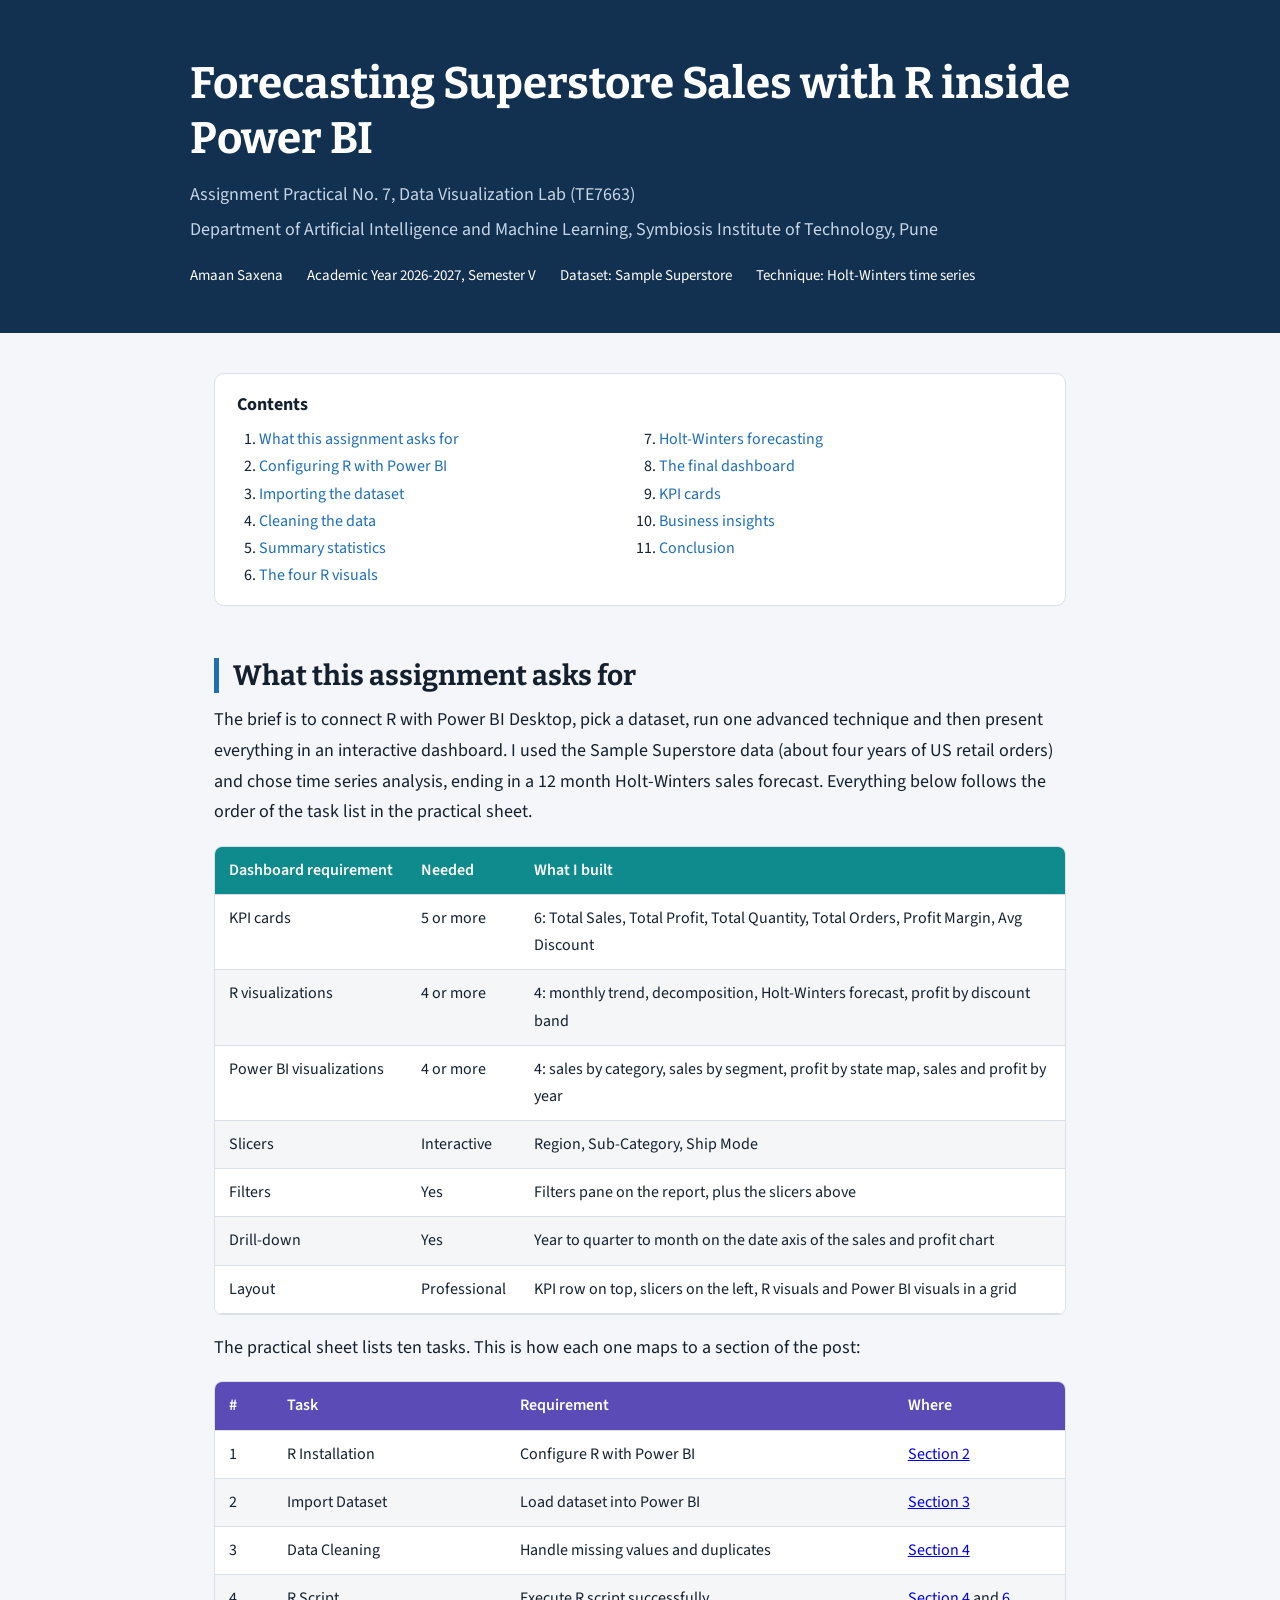
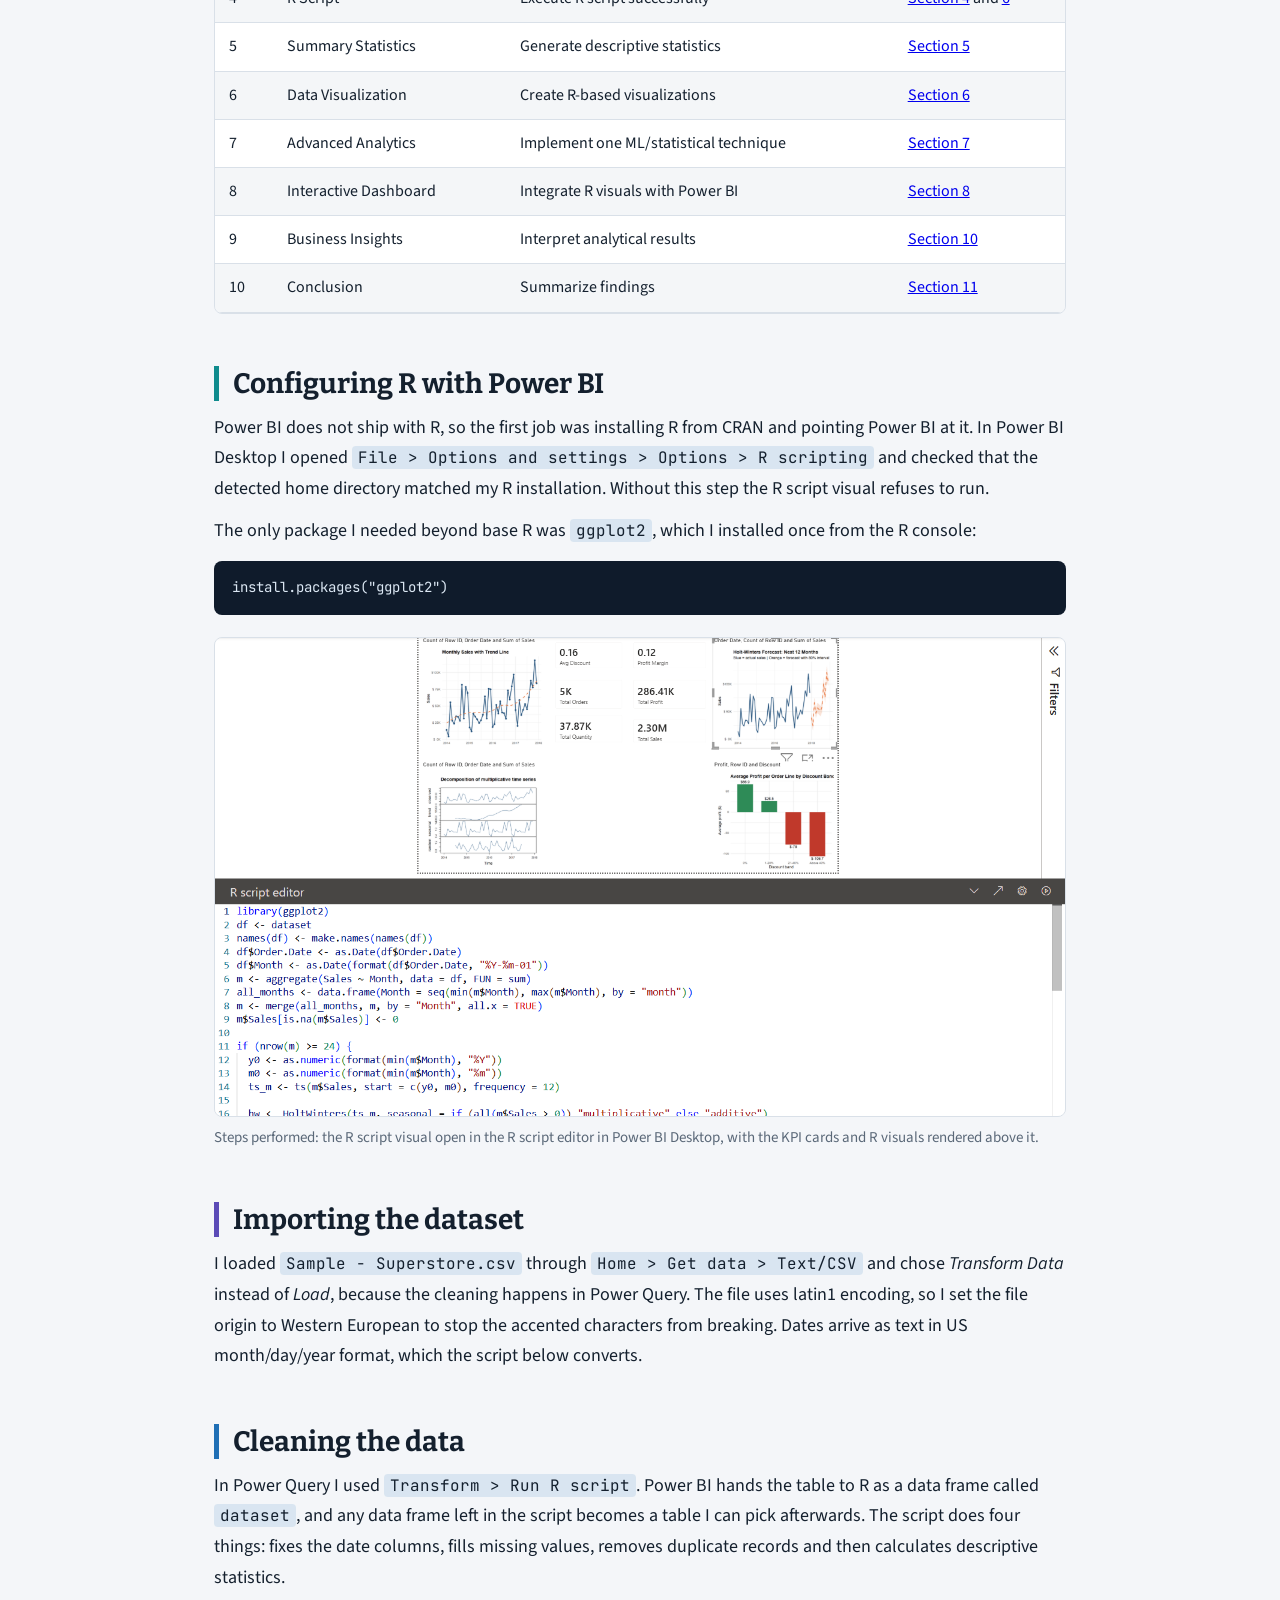
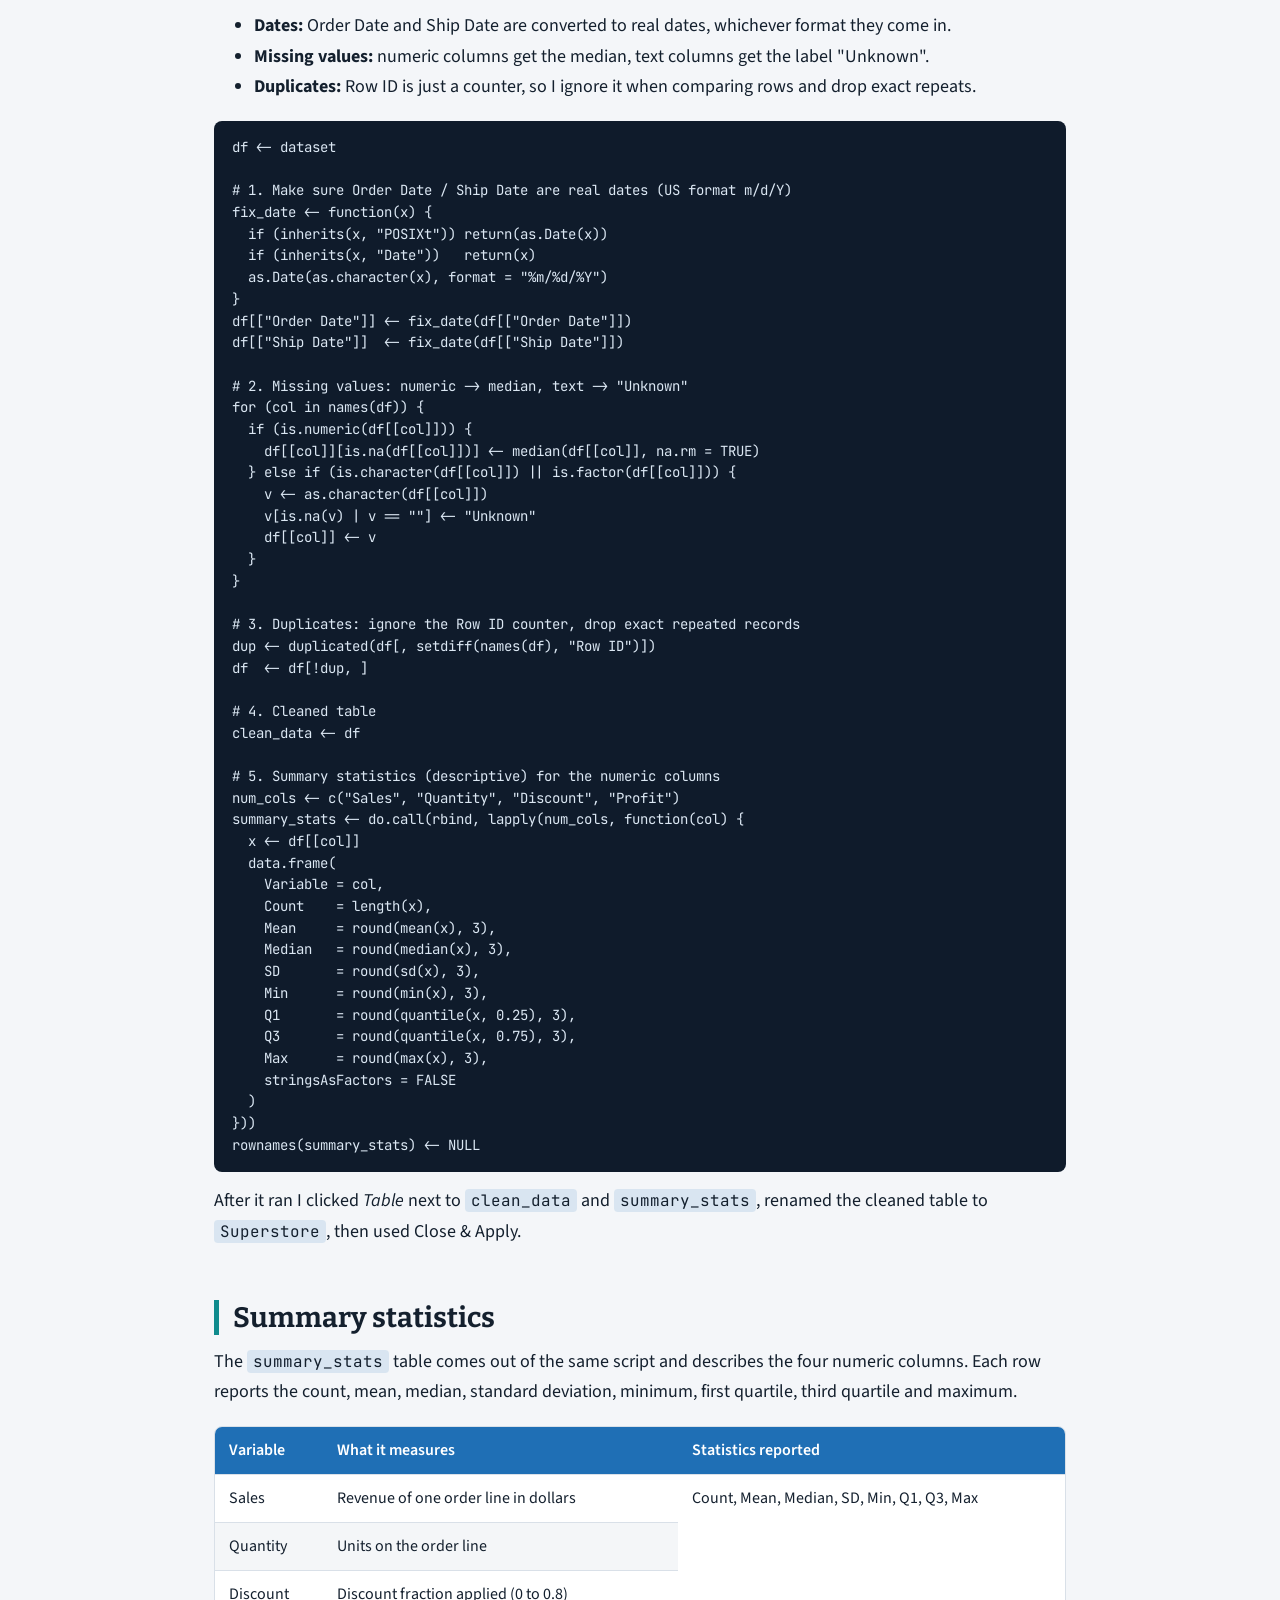
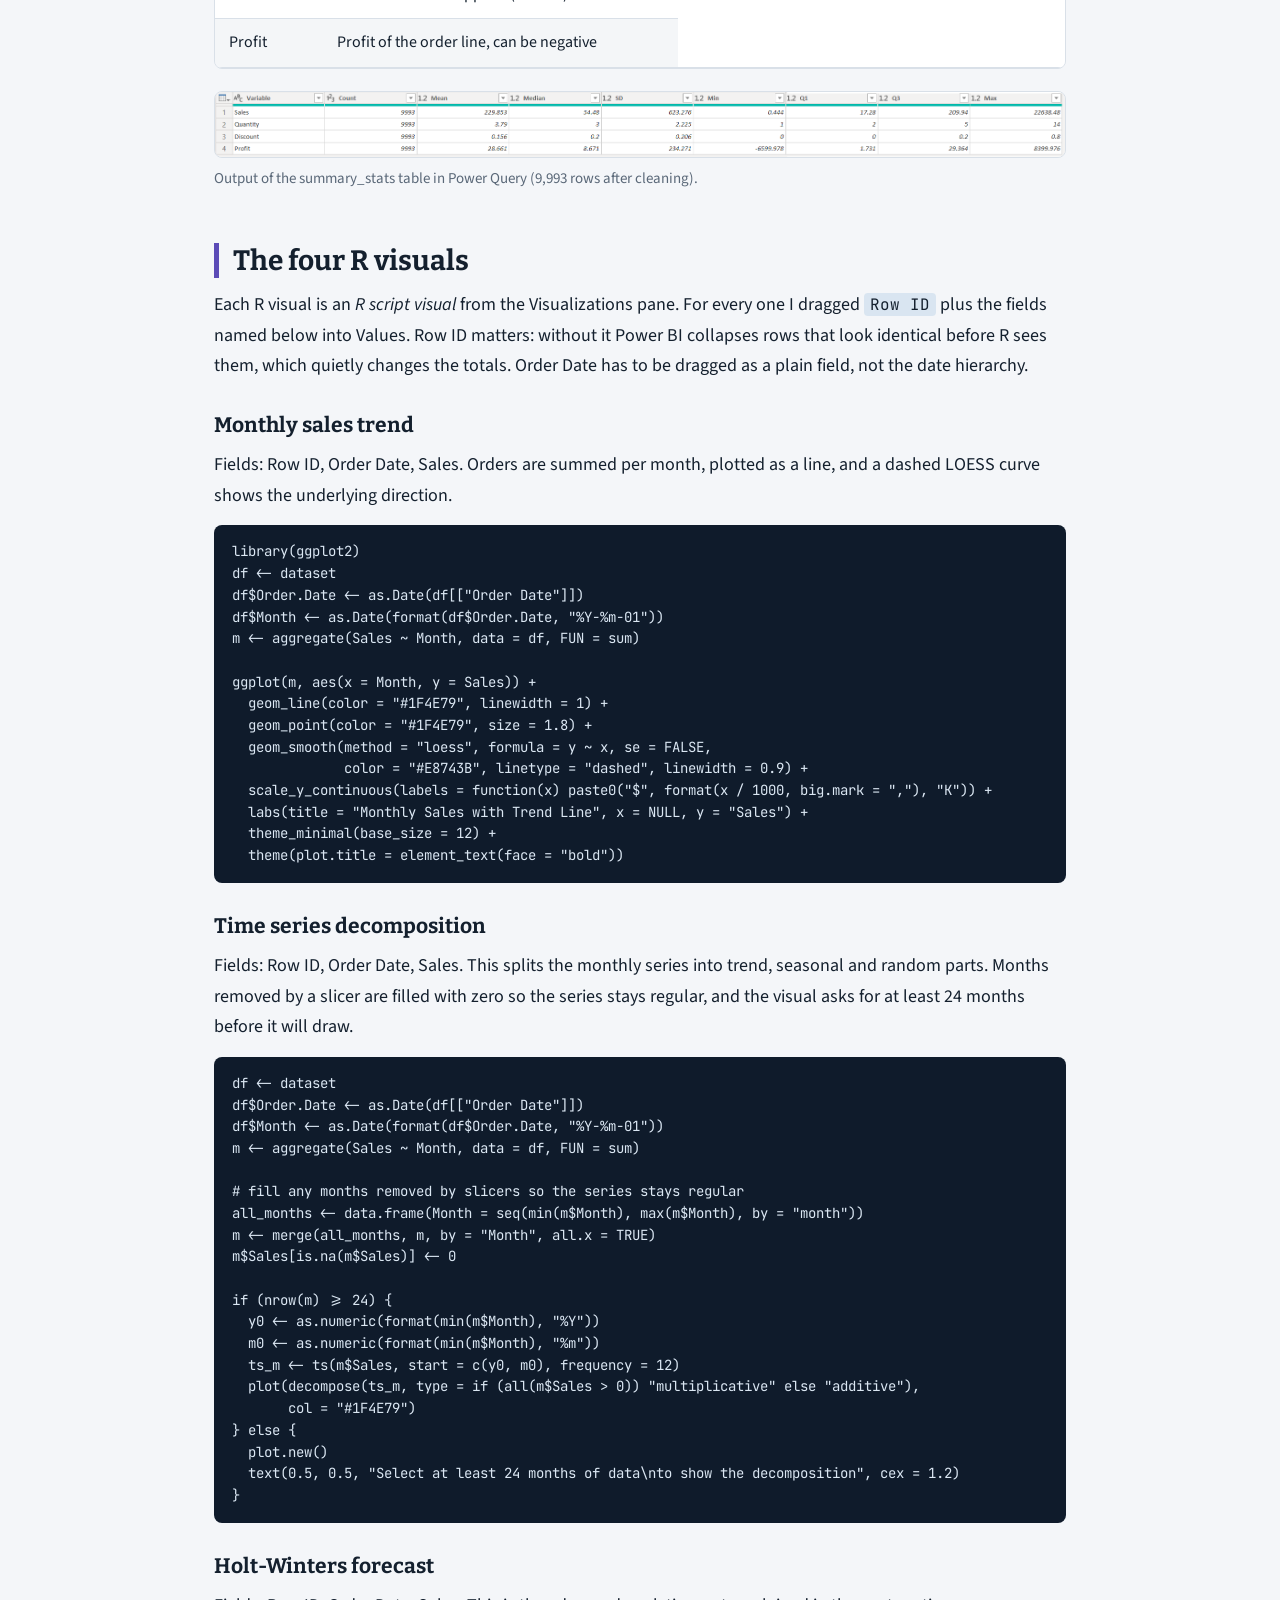
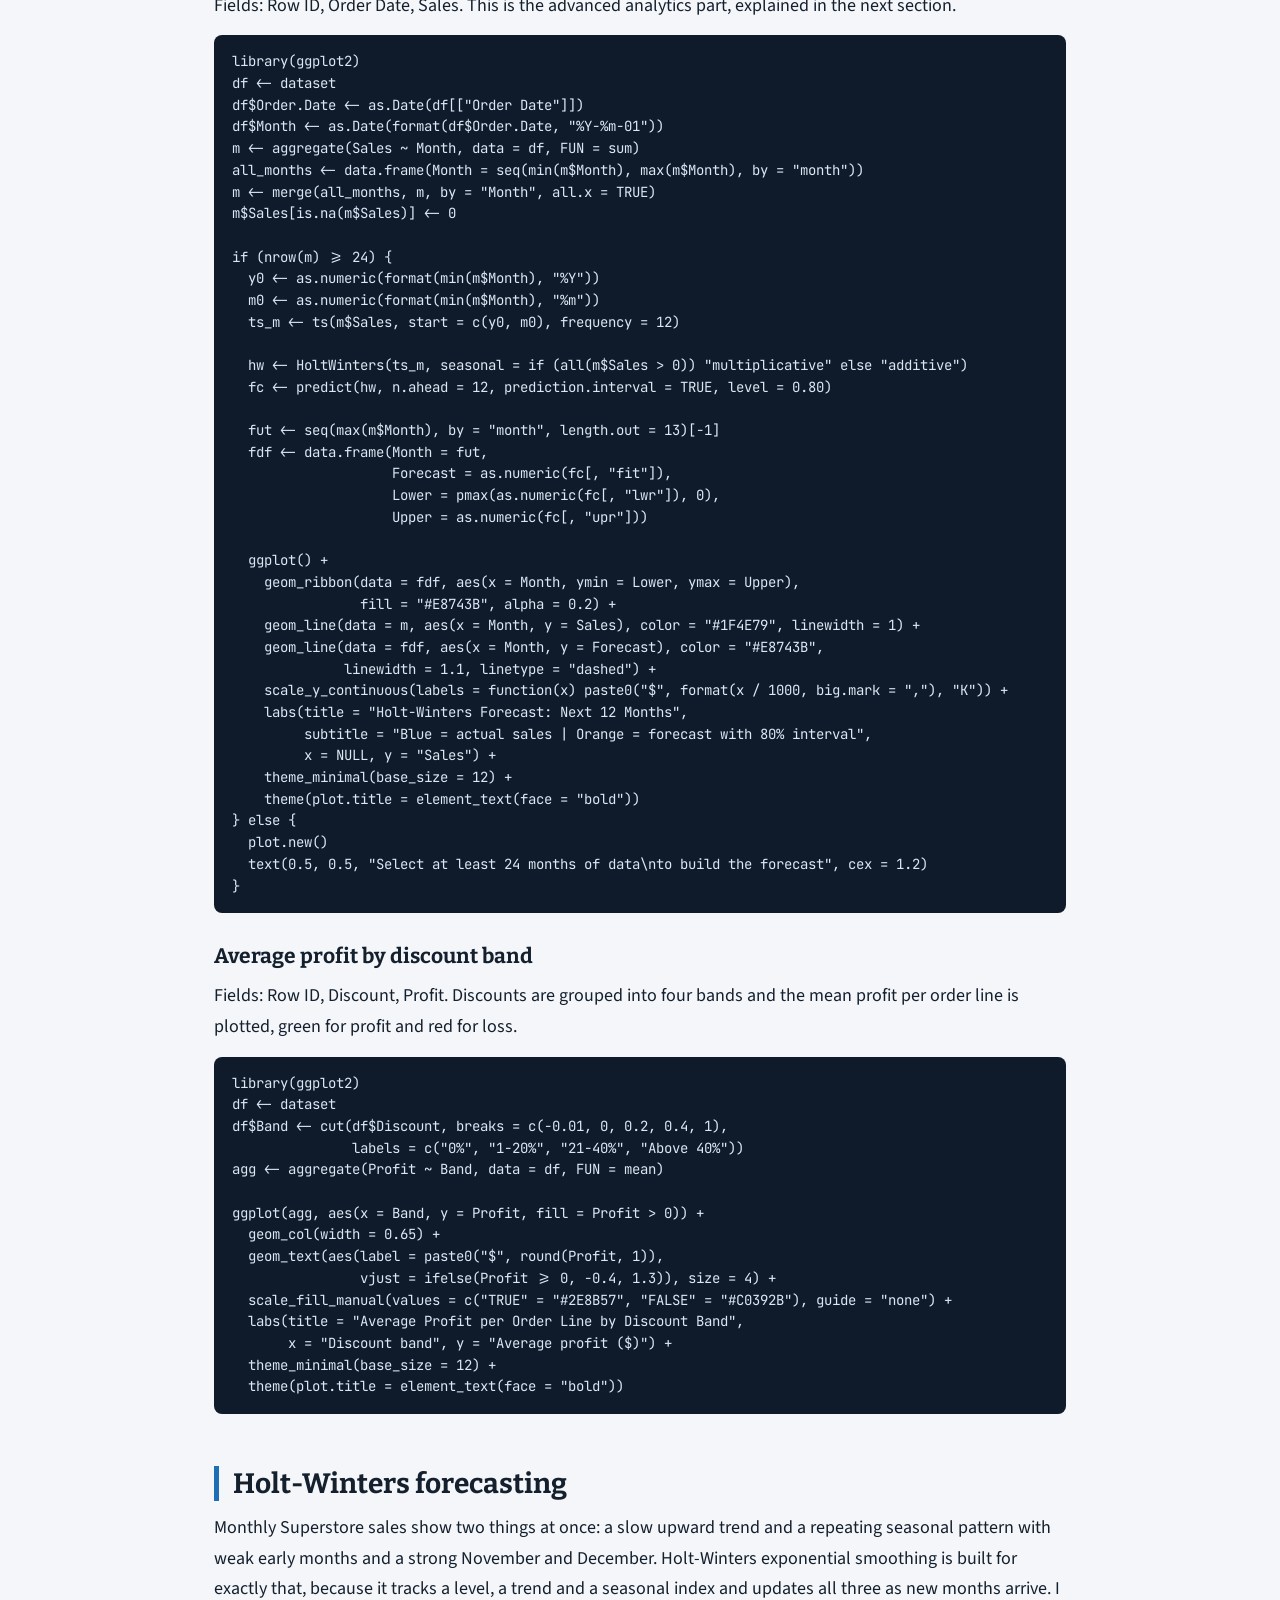
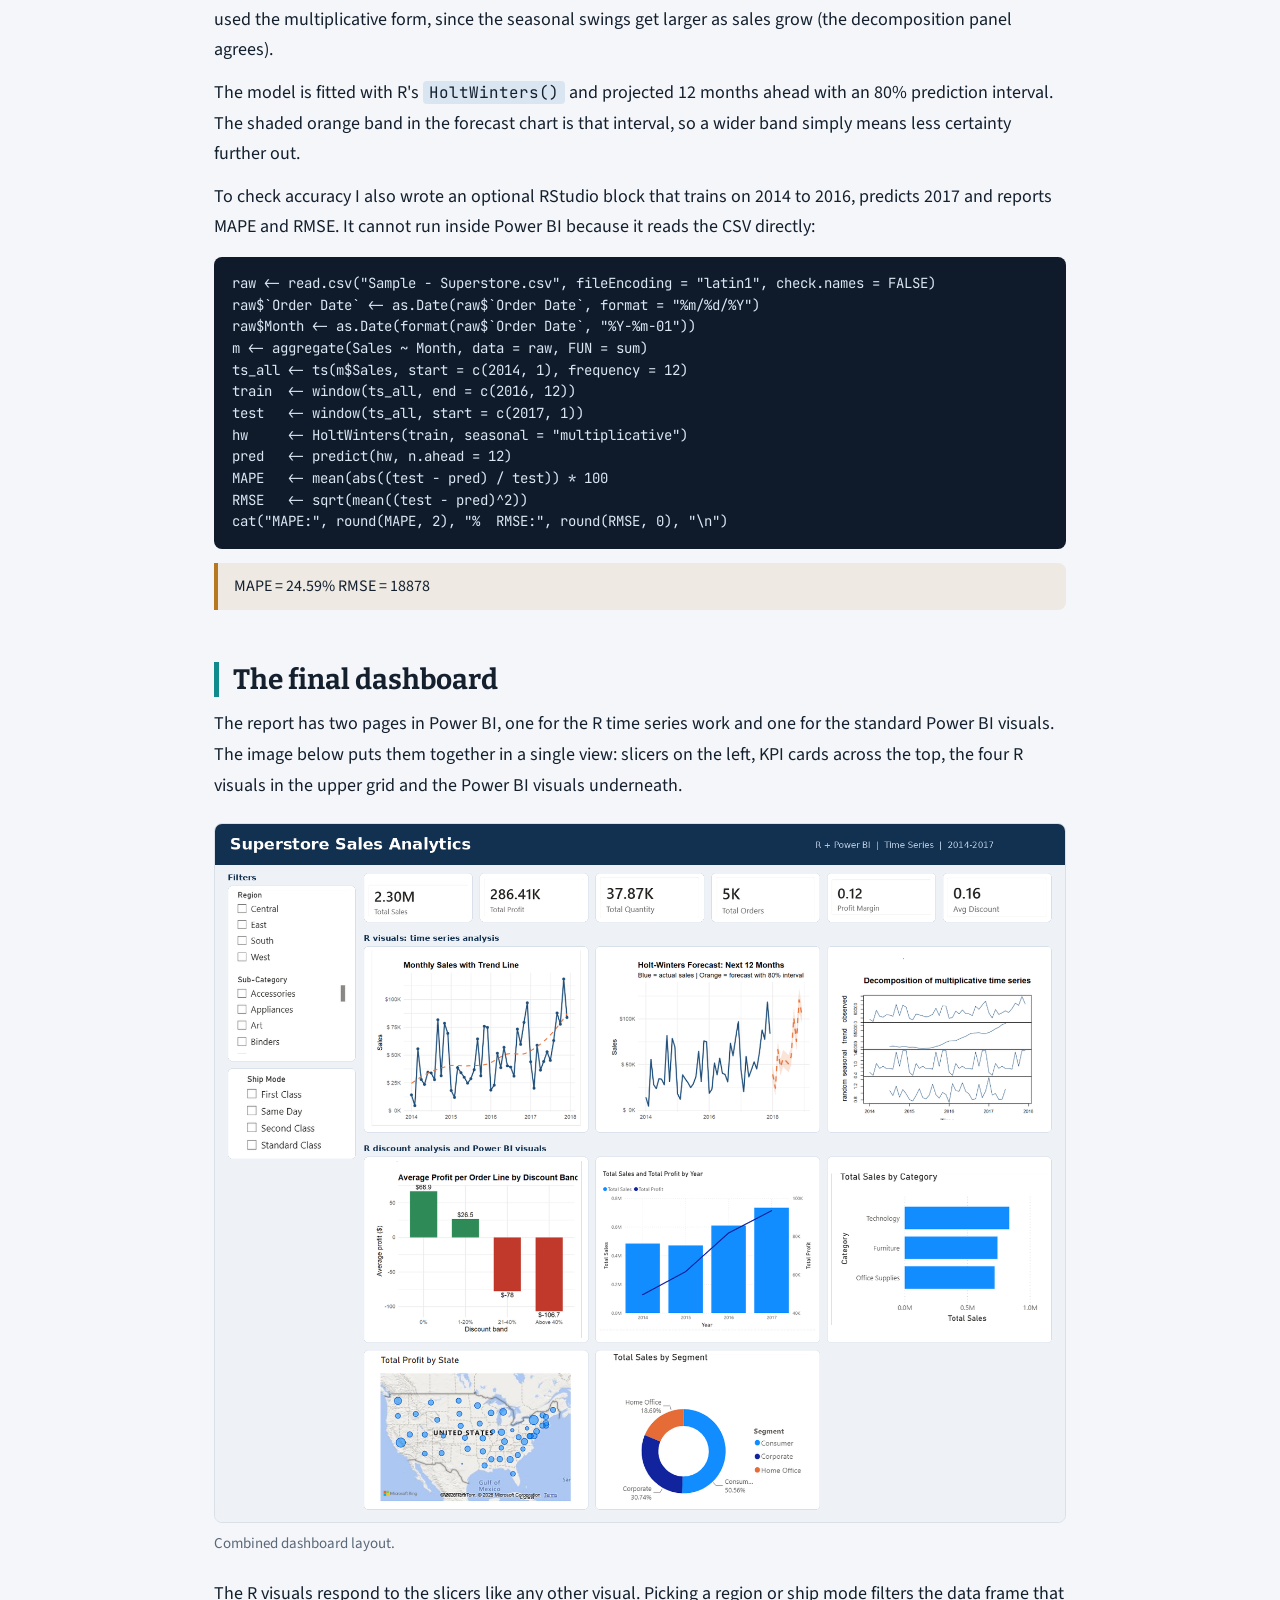
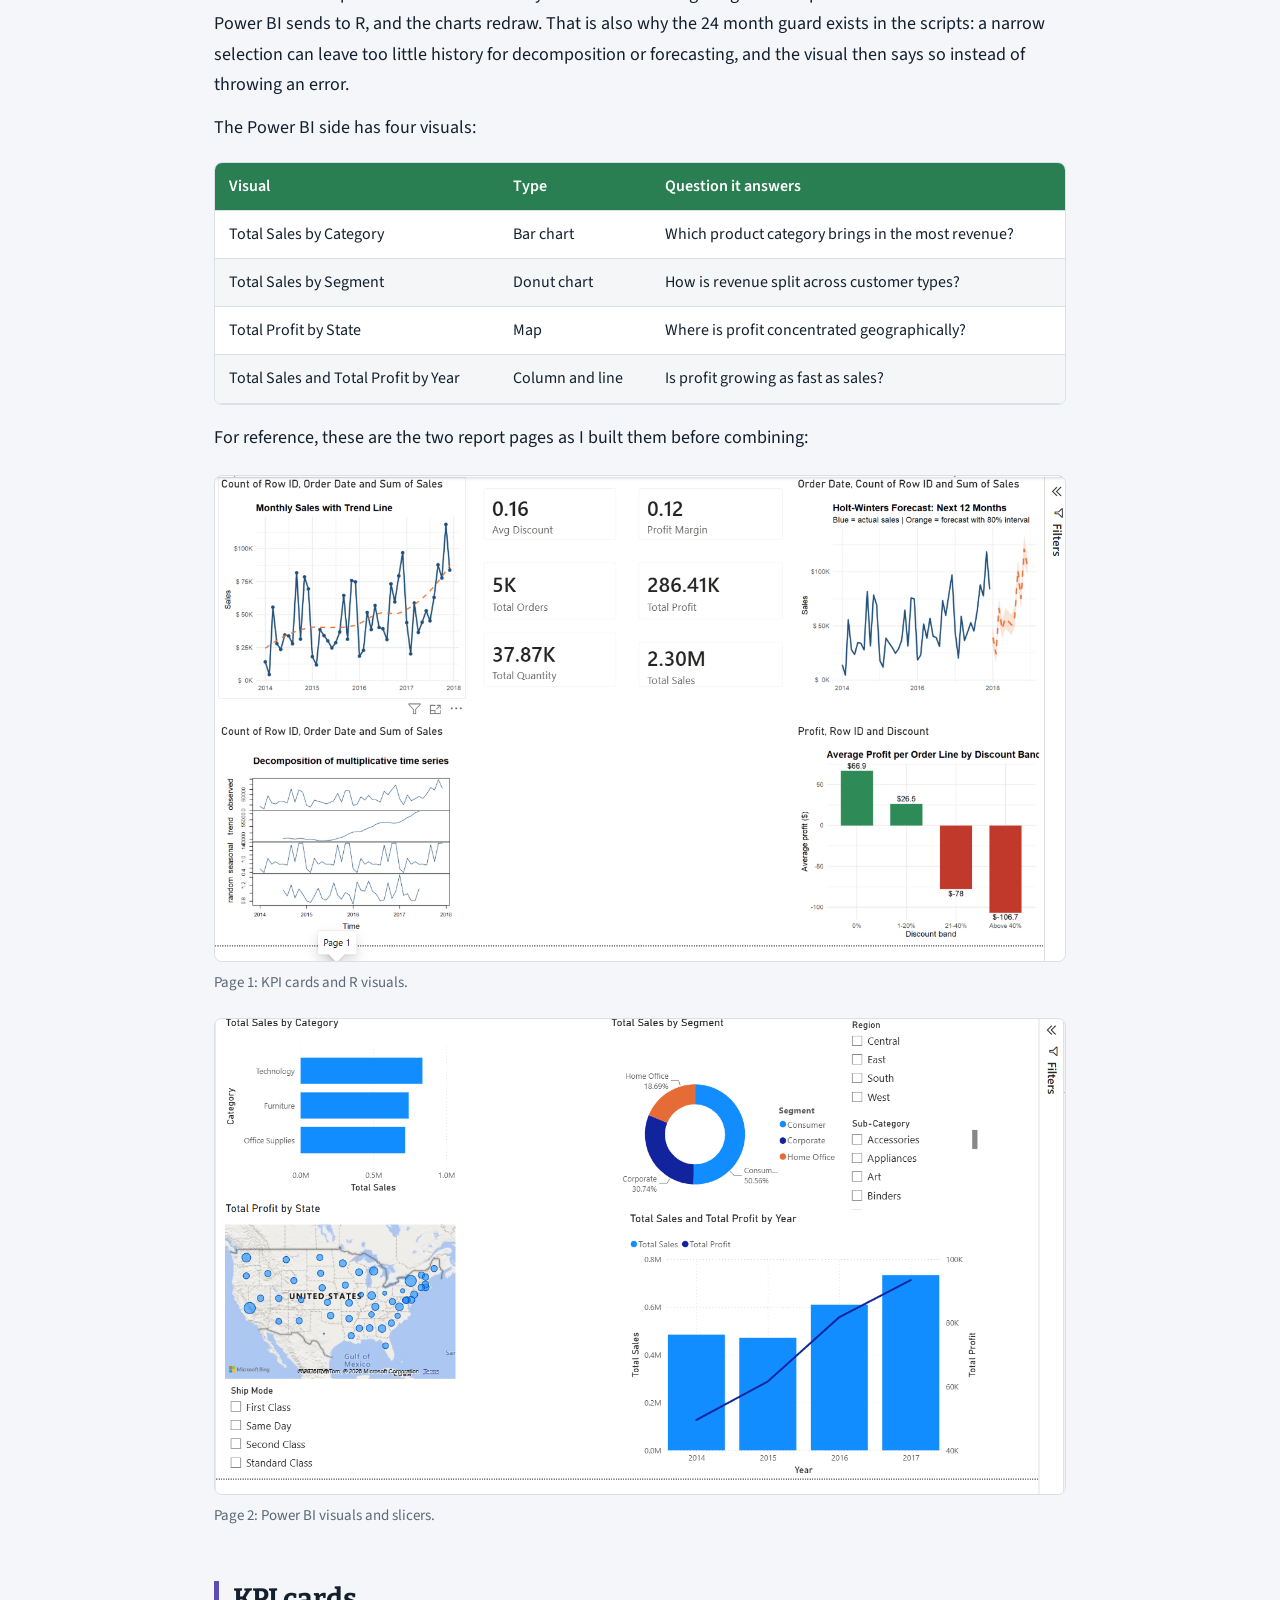
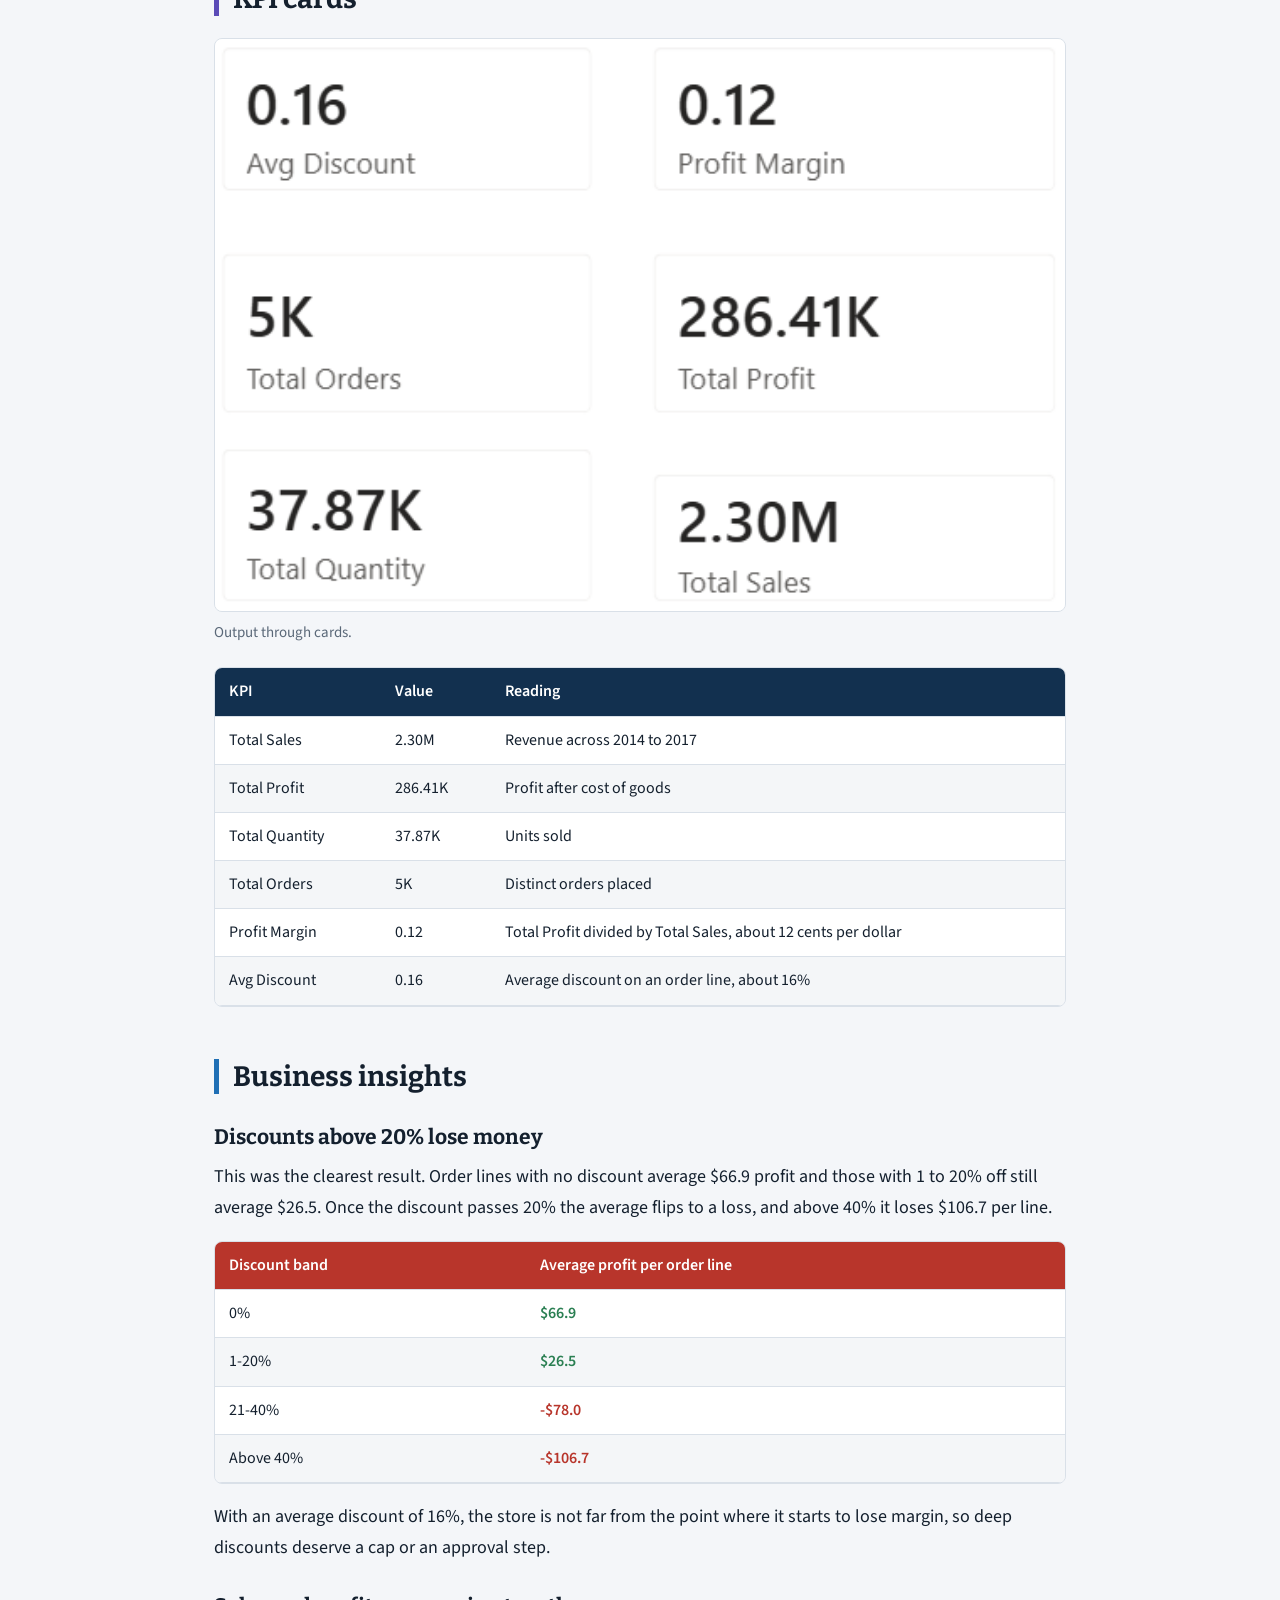
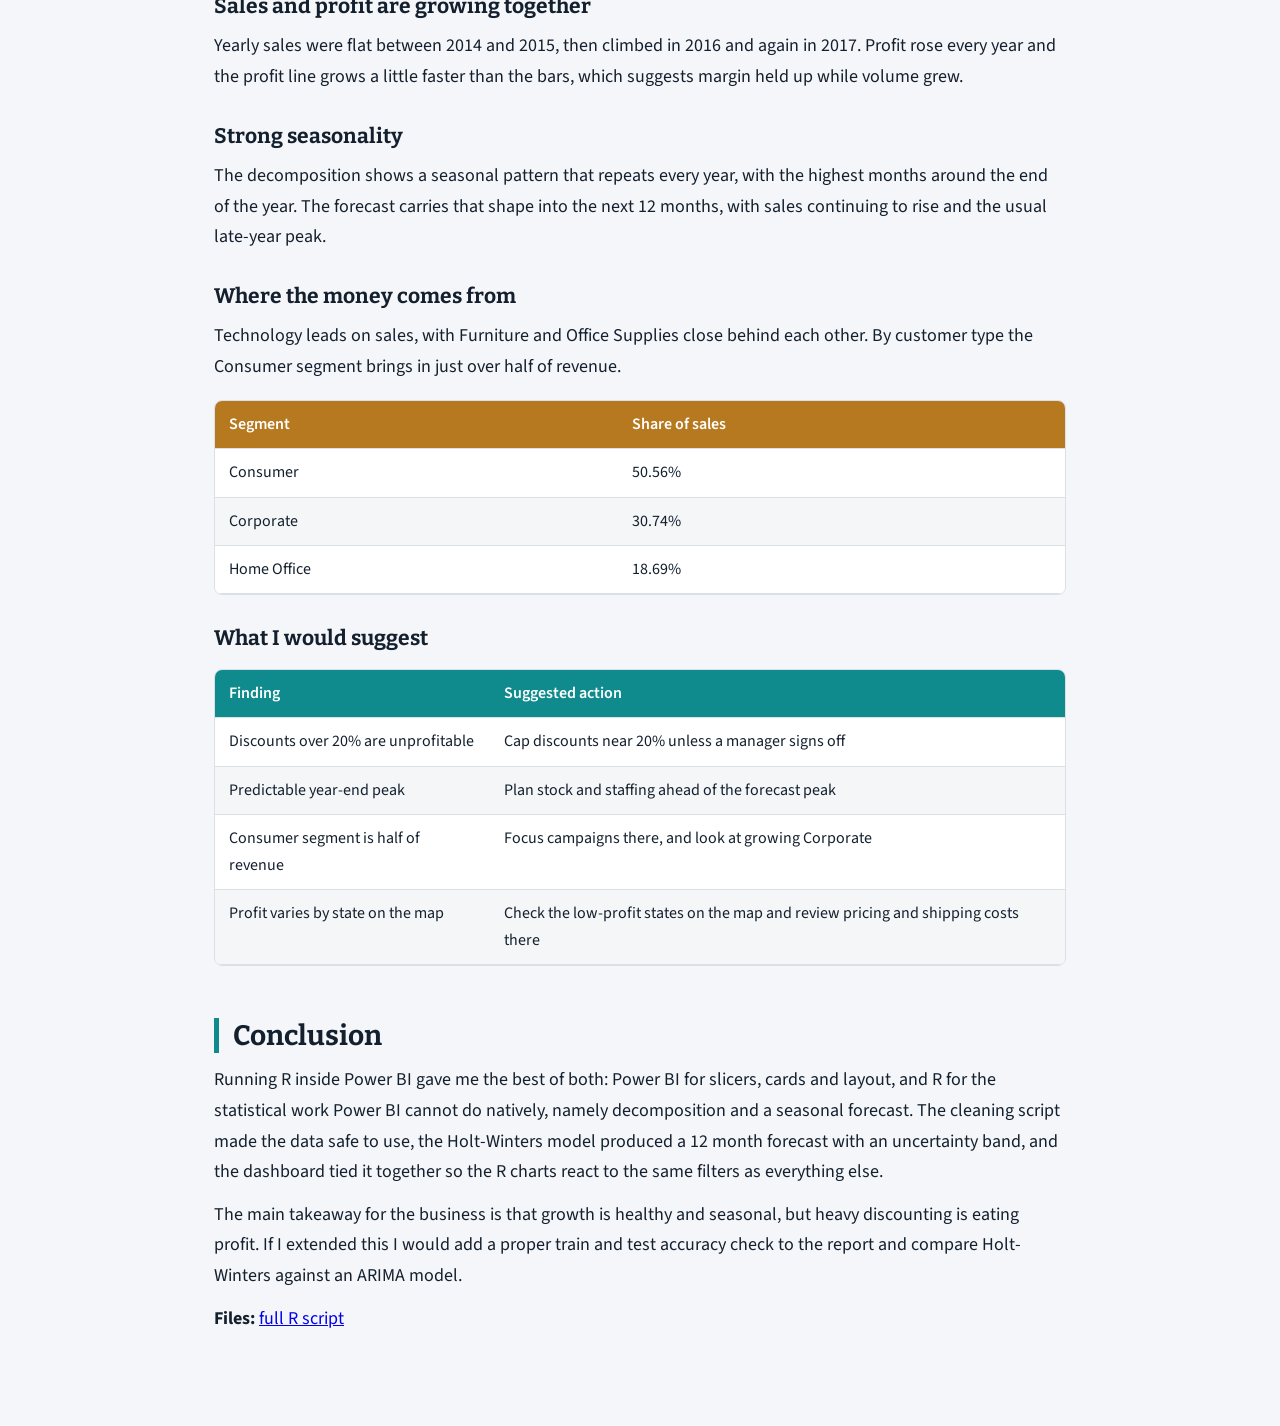
<file: index.html>
<!DOCTYPE html>
<html lang="en"><head><meta charset="utf-8">
<meta name="viewport" content="width=device-width,initial-scale=1">
<title>Superstore Sales Analytics with R and Power BI</title>
<meta name="description" content="Time series analysis and Holt-Winters forecasting on the Sample Superstore dataset, built with R scripts inside Power BI Desktop.">
<link rel="preconnect" href="https://fonts.googleapis.com"><link rel="preconnect" href="https://fonts.gstatic.com" crossorigin>
<link href="https://fonts.googleapis.com/css2?family=Bitter:wght@600;700&family=Source+Sans+3:wght@400;600&family=JetBrains+Mono&display=swap" rel="stylesheet">
<link rel="stylesheet" href="style.css">
</head><body>
<header class="top"><div class="in">
<h1>Forecasting Superstore Sales with R inside Power BI</h1>
<p>Assignment Practical No. 7, Data Visualization Lab (TE7663)</p>
<p>Department of Artificial Intelligence and Machine Learning, Symbiosis Institute of Technology, Pune</p>
<div class="meta"><span>Amaan Saxena</span><span>Academic Year 2026-2027, Semester V</span><span>Dataset: Sample Superstore</span><span>Technique: Holt-Winters time series</span></div>
</div></header>
<main>
<nav class="toc"><strong>Contents</strong><ol>
<li><a href="#intro">What this assignment asks for</a></li>
<li><a href="#setup">Configuring R with Power BI</a></li>
<li><a href="#import">Importing the dataset</a></li>
<li><a href="#cleaning">Cleaning the data</a></li>
<li><a href="#stats">Summary statistics</a></li>
<li><a href="#visuals">The four R visuals</a></li>
<li><a href="#model">Holt-Winters forecasting</a></li>
<li><a href="#dashboard">The final dashboard</a></li>
<li><a href="#kpis">KPI cards</a></li>
<li><a href="#insights">Business insights</a></li>
<li><a href="#conclusion">Conclusion</a></li>
</ol></nav>

<section id="intro">
<h2>What this assignment asks for</h2>
<p>The brief is to connect R with Power BI Desktop, pick a dataset, run one advanced technique and then present everything in an interactive dashboard. I used the Sample Superstore data (about four years of US retail orders) and chose time series analysis, ending in a 12 month Holt-Winters sales forecast. Everything below follows the order of the task list in the practical sheet.</p>
<div class="tablewrap t-teal"><table>
<thead><tr><th>Dashboard requirement</th><th>Needed</th><th>What I built</th></tr></thead>
<tbody>
<tr><td>KPI cards</td><td>5 or more</td><td>6: Total Sales, Total Profit, Total Quantity, Total Orders, Profit Margin, Avg Discount</td></tr>
<tr><td>R visualizations</td><td>4 or more</td><td>4: monthly trend, decomposition, Holt-Winters forecast, profit by discount band</td></tr>
<tr><td>Power BI visualizations</td><td>4 or more</td><td>4: sales by category, sales by segment, profit by state map, sales and profit by year</td></tr>
<tr><td>Slicers</td><td>Interactive</td><td>Region, Sub-Category, Ship Mode</td></tr>
<tr><td>Filters</td><td>Yes</td><td>Filters pane on the report, plus the slicers above</td></tr>
<tr><td>Drill-down</td><td>Yes</td><td>Year to quarter to month on the date axis of the sales and profit chart</td></tr>
<tr><td>Layout</td><td>Professional</td><td>KPI row on top, slicers on the left, R visuals and Power BI visuals in a grid</td></tr>
</tbody></table></div>
<p>The practical sheet lists ten tasks. This is how each one maps to a section of the post:</p>
<div class="tablewrap t-violet"><table>
<thead><tr><th>#</th><th>Task</th><th>Requirement</th><th>Where</th></tr></thead>
<tbody>
<tr><td>1</td><td>R Installation</td><td>Configure R with Power BI</td><td><a href="#setup">Section 2</a></td></tr>
<tr><td>2</td><td>Import Dataset</td><td>Load dataset into Power BI</td><td><a href="#import">Section 3</a></td></tr>
<tr><td>3</td><td>Data Cleaning</td><td>Handle missing values and duplicates</td><td><a href="#cleaning">Section 4</a></td></tr>
<tr><td>4</td><td>R Script</td><td>Execute R script successfully</td><td><a href="#cleaning">Section 4</a> and <a href="#visuals">6</a></td></tr>
<tr><td>5</td><td>Summary Statistics</td><td>Generate descriptive statistics</td><td><a href="#stats">Section 5</a></td></tr>
<tr><td>6</td><td>Data Visualization</td><td>Create R-based visualizations</td><td><a href="#visuals">Section 6</a></td></tr>
<tr><td>7</td><td>Advanced Analytics</td><td>Implement one ML/statistical technique</td><td><a href="#model">Section 7</a></td></tr>
<tr><td>8</td><td>Interactive Dashboard</td><td>Integrate R visuals with Power BI</td><td><a href="#dashboard">Section 8</a></td></tr>
<tr><td>9</td><td>Business Insights</td><td>Interpret analytical results</td><td><a href="#insights">Section 10</a></td></tr>
<tr><td>10</td><td>Conclusion</td><td>Summarize findings</td><td><a href="#conclusion">Section 11</a></td></tr>
</tbody></table></div>
</section>

<section id="setup">
<h2>Configuring R with Power BI</h2>
<p>Power BI does not ship with R, so the first job was installing R from CRAN and pointing Power BI at it. In Power BI Desktop I opened <code>File &gt; Options and settings &gt; Options &gt; R scripting</code> and checked that the detected home directory matched my R installation. Without this step the R script visual refuses to run.</p>
<p>The only package I needed beyond base R was <code>ggplot2</code>, which I installed once from the R console:</p>
<pre><code>install.packages("ggplot2")</code></pre>
<figure><img src="assets/steps-performed.png" alt="Power BI report with the R script editor open, showing the KPI cards, R visuals and the Holt-Winters script"><figcaption>Steps performed: the R script visual open in the R script editor in Power BI Desktop, with the KPI cards and R visuals rendered above it.</figcaption></figure>
</section>

<section id="import">
<h2>Importing the dataset</h2>
<p>I loaded <code>Sample - Superstore.csv</code> through <code>Home &gt; Get data &gt; Text/CSV</code> and chose <em>Transform Data</em> instead of <em>Load</em>, because the cleaning happens in Power Query. The file uses latin1 encoding, so I set the file origin to Western European to stop the accented characters from breaking. Dates arrive as text in US month/day/year format, which the script below converts.</p>
</section>

<section id="cleaning">
<h2>Cleaning the data</h2>
<p>In Power Query I used <code>Transform &gt; Run R script</code>. Power BI hands the table to R as a data frame called <code>dataset</code>, and any data frame left in the script becomes a table I can pick afterwards. The script does four things: fixes the date columns, fills missing values, removes duplicate records and then calculates descriptive statistics.</p>
<ul>
<li><strong>Dates:</strong> Order Date and Ship Date are converted to real dates, whichever format they come in.</li>
<li><strong>Missing values:</strong> numeric columns get the median, text columns get the label "Unknown".</li>
<li><strong>Duplicates:</strong> Row ID is just a counter, so I ignore it when comparing rows and drop exact repeats.</li>
</ul>
<pre><code>df &lt;- dataset

# 1. Make sure Order Date / Ship Date are real dates (US format m/d/Y)
fix_date &lt;- function(x) {
  if (inherits(x, &quot;POSIXt&quot;)) return(as.Date(x))
  if (inherits(x, &quot;Date&quot;))   return(x)
  as.Date(as.character(x), format = &quot;%m/%d/%Y&quot;)
}
df[[&quot;Order Date&quot;]] &lt;- fix_date(df[[&quot;Order Date&quot;]])
df[[&quot;Ship Date&quot;]]  &lt;- fix_date(df[[&quot;Ship Date&quot;]])

# 2. Missing values: numeric -&gt; median, text -&gt; &quot;Unknown&quot;
for (col in names(df)) {
  if (is.numeric(df[[col]])) {
    df[[col]][is.na(df[[col]])] &lt;- median(df[[col]], na.rm = TRUE)
  } else if (is.character(df[[col]]) || is.factor(df[[col]])) {
    v &lt;- as.character(df[[col]])
    v[is.na(v) | v == &quot;&quot;] &lt;- &quot;Unknown&quot;
    df[[col]] &lt;- v
  }
}

# 3. Duplicates: ignore the Row ID counter, drop exact repeated records
dup &lt;- duplicated(df[, setdiff(names(df), &quot;Row ID&quot;)])
df  &lt;- df[!dup, ]

# 4. Cleaned table
clean_data &lt;- df

# 5. Summary statistics (descriptive) for the numeric columns
num_cols &lt;- c(&quot;Sales&quot;, &quot;Quantity&quot;, &quot;Discount&quot;, &quot;Profit&quot;)
summary_stats &lt;- do.call(rbind, lapply(num_cols, function(col) {
  x &lt;- df[[col]]
  data.frame(
    Variable = col,
    Count    = length(x),
    Mean     = round(mean(x), 3),
    Median   = round(median(x), 3),
    SD       = round(sd(x), 3),
    Min      = round(min(x), 3),
    Q1       = round(quantile(x, 0.25), 3),
    Q3       = round(quantile(x, 0.75), 3),
    Max      = round(max(x), 3),
    stringsAsFactors = FALSE
  )
}))
rownames(summary_stats) &lt;- NULL</code></pre>
<p>After it ran I clicked <em>Table</em> next to <code>clean_data</code> and <code>summary_stats</code>, renamed the cleaned table to <code>Superstore</code>, then used Close &amp; Apply.</p>
</section>

<section id="stats">
<h2>Summary statistics</h2>
<p>The <code>summary_stats</code> table comes out of the same script and describes the four numeric columns. Each row reports the count, mean, median, standard deviation, minimum, first quartile, third quartile and maximum.</p>
<div class="tablewrap t-blue"><table>
<thead><tr><th>Variable</th><th>What it measures</th><th>Statistics reported</th></tr></thead>
<tbody>
<tr><td>Sales</td><td>Revenue of one order line in dollars</td><td rowspan="4">Count, Mean, Median, SD, Min, Q1, Q3, Max</td></tr>
<tr><td>Quantity</td><td>Units on the order line</td></tr>
<tr><td>Discount</td><td>Discount fraction applied (0 to 0.8)</td></tr>
<tr><td>Profit</td><td>Profit of the order line, can be negative</td></tr>
</tbody></table></div>
<figure><img src="assets/summary-stats.png" alt="Output of the summary_stats table in Power Query"><figcaption>Output of the summary_stats table in Power Query (9,993 rows after cleaning).</figcaption></figure>
</section>

<section id="visuals">
<h2>The four R visuals</h2>
<p>Each R visual is an <em>R script visual</em> from the Visualizations pane. For every one I dragged <code>Row ID</code> plus the fields named below into Values. Row ID matters: without it Power BI collapses rows that look identical before R sees them, which quietly changes the totals. Order Date has to be dragged as a plain field, not the date hierarchy.</p>

<h3>Monthly sales trend</h3>
<p>Fields: Row ID, Order Date, Sales. Orders are summed per month, plotted as a line, and a dashed LOESS curve shows the underlying direction.</p>
<pre><code>library(ggplot2)
df &lt;- dataset
df$Order.Date &lt;- as.Date(df[[&quot;Order Date&quot;]])
df$Month &lt;- as.Date(format(df$Order.Date, &quot;%Y-%m-01&quot;))
m &lt;- aggregate(Sales ~ Month, data = df, FUN = sum)

ggplot(m, aes(x = Month, y = Sales)) +
  geom_line(color = &quot;#1F4E79&quot;, linewidth = 1) +
  geom_point(color = &quot;#1F4E79&quot;, size = 1.8) +
  geom_smooth(method = &quot;loess&quot;, formula = y ~ x, se = FALSE,
              color = &quot;#E8743B&quot;, linetype = &quot;dashed&quot;, linewidth = 0.9) +
  scale_y_continuous(labels = function(x) paste0(&quot;$&quot;, format(x / 1000, big.mark = &quot;,&quot;), &quot;K&quot;)) +
  labs(title = &quot;Monthly Sales with Trend Line&quot;, x = NULL, y = &quot;Sales&quot;) +
  theme_minimal(base_size = 12) +
  theme(plot.title = element_text(face = &quot;bold&quot;))</code></pre>

<h3>Time series decomposition</h3>
<p>Fields: Row ID, Order Date, Sales. This splits the monthly series into trend, seasonal and random parts. Months removed by a slicer are filled with zero so the series stays regular, and the visual asks for at least 24 months before it will draw.</p>
<pre><code>df &lt;- dataset
df$Order.Date &lt;- as.Date(df[[&quot;Order Date&quot;]])
df$Month &lt;- as.Date(format(df$Order.Date, &quot;%Y-%m-01&quot;))
m &lt;- aggregate(Sales ~ Month, data = df, FUN = sum)

# fill any months removed by slicers so the series stays regular
all_months &lt;- data.frame(Month = seq(min(m$Month), max(m$Month), by = &quot;month&quot;))
m &lt;- merge(all_months, m, by = &quot;Month&quot;, all.x = TRUE)
m$Sales[is.na(m$Sales)] &lt;- 0

if (nrow(m) &gt;= 24) {
  y0 &lt;- as.numeric(format(min(m$Month), &quot;%Y&quot;))
  m0 &lt;- as.numeric(format(min(m$Month), &quot;%m&quot;))
  ts_m &lt;- ts(m$Sales, start = c(y0, m0), frequency = 12)
  plot(decompose(ts_m, type = if (all(m$Sales &gt; 0)) &quot;multiplicative&quot; else &quot;additive&quot;),
       col = &quot;#1F4E79&quot;)
} else {
  plot.new()
  text(0.5, 0.5, &quot;Select at least 24 months of data\nto show the decomposition&quot;, cex = 1.2)
}</code></pre>

<h3>Holt-Winters forecast</h3>
<p>Fields: Row ID, Order Date, Sales. This is the advanced analytics part, explained in the next section.</p>
<pre><code>library(ggplot2)
df &lt;- dataset
df$Order.Date &lt;- as.Date(df[[&quot;Order Date&quot;]])
df$Month &lt;- as.Date(format(df$Order.Date, &quot;%Y-%m-01&quot;))
m &lt;- aggregate(Sales ~ Month, data = df, FUN = sum)
all_months &lt;- data.frame(Month = seq(min(m$Month), max(m$Month), by = &quot;month&quot;))
m &lt;- merge(all_months, m, by = &quot;Month&quot;, all.x = TRUE)
m$Sales[is.na(m$Sales)] &lt;- 0

if (nrow(m) &gt;= 24) {
  y0 &lt;- as.numeric(format(min(m$Month), &quot;%Y&quot;))
  m0 &lt;- as.numeric(format(min(m$Month), &quot;%m&quot;))
  ts_m &lt;- ts(m$Sales, start = c(y0, m0), frequency = 12)

  hw &lt;- HoltWinters(ts_m, seasonal = if (all(m$Sales &gt; 0)) &quot;multiplicative&quot; else &quot;additive&quot;)
  fc &lt;- predict(hw, n.ahead = 12, prediction.interval = TRUE, level = 0.80)

  fut &lt;- seq(max(m$Month), by = &quot;month&quot;, length.out = 13)[-1]
  fdf &lt;- data.frame(Month = fut,
                    Forecast = as.numeric(fc[, &quot;fit&quot;]),
                    Lower = pmax(as.numeric(fc[, &quot;lwr&quot;]), 0),
                    Upper = as.numeric(fc[, &quot;upr&quot;]))

  ggplot() +
    geom_ribbon(data = fdf, aes(x = Month, ymin = Lower, ymax = Upper),
                fill = &quot;#E8743B&quot;, alpha = 0.2) +
    geom_line(data = m, aes(x = Month, y = Sales), color = &quot;#1F4E79&quot;, linewidth = 1) +
    geom_line(data = fdf, aes(x = Month, y = Forecast), color = &quot;#E8743B&quot;,
              linewidth = 1.1, linetype = &quot;dashed&quot;) +
    scale_y_continuous(labels = function(x) paste0(&quot;$&quot;, format(x / 1000, big.mark = &quot;,&quot;), &quot;K&quot;)) +
    labs(title = &quot;Holt-Winters Forecast: Next 12 Months&quot;,
         subtitle = &quot;Blue = actual sales | Orange = forecast with 80% interval&quot;,
         x = NULL, y = &quot;Sales&quot;) +
    theme_minimal(base_size = 12) +
    theme(plot.title = element_text(face = &quot;bold&quot;))
} else {
  plot.new()
  text(0.5, 0.5, &quot;Select at least 24 months of data\nto build the forecast&quot;, cex = 1.2)
}</code></pre>

<h3>Average profit by discount band</h3>
<p>Fields: Row ID, Discount, Profit. Discounts are grouped into four bands and the mean profit per order line is plotted, green for profit and red for loss.</p>
<pre><code>library(ggplot2)
df &lt;- dataset
df$Band &lt;- cut(df$Discount, breaks = c(-0.01, 0, 0.2, 0.4, 1),
               labels = c(&quot;0%&quot;, &quot;1-20%&quot;, &quot;21-40%&quot;, &quot;Above 40%&quot;))
agg &lt;- aggregate(Profit ~ Band, data = df, FUN = mean)

ggplot(agg, aes(x = Band, y = Profit, fill = Profit &gt; 0)) +
  geom_col(width = 0.65) +
  geom_text(aes(label = paste0(&quot;$&quot;, round(Profit, 1)),
                vjust = ifelse(Profit &gt;= 0, -0.4, 1.3)), size = 4) +
  scale_fill_manual(values = c(&quot;TRUE&quot; = &quot;#2E8B57&quot;, &quot;FALSE&quot; = &quot;#C0392B&quot;), guide = &quot;none&quot;) +
  labs(title = &quot;Average Profit per Order Line by Discount Band&quot;,
       x = &quot;Discount band&quot;, y = &quot;Average profit ($)&quot;) +
  theme_minimal(base_size = 12) +
  theme(plot.title = element_text(face = &quot;bold&quot;))</code></pre>
</section>

<section id="model">
<h2>Holt-Winters forecasting</h2>
<p>Monthly Superstore sales show two things at once: a slow upward trend and a repeating seasonal pattern with weak early months and a strong November and December. Holt-Winters exponential smoothing is built for exactly that, because it tracks a level, a trend and a seasonal index and updates all three as new months arrive. I used the multiplicative form, since the seasonal swings get larger as sales grow (the decomposition panel agrees).</p>
<p>The model is fitted with R's <code>HoltWinters()</code> and projected 12 months ahead with an 80% prediction interval. The shaded orange band in the forecast chart is that interval, so a wider band simply means less certainty further out.</p>
<p>To check accuracy I also wrote an optional RStudio block that trains on 2014 to 2016, predicts 2017 and reports MAPE and RMSE. It cannot run inside Power BI because it reads the CSV directly:</p>
<pre><code>raw &lt;- read.csv(&quot;Sample - Superstore.csv&quot;, fileEncoding = &quot;latin1&quot;, check.names = FALSE)
raw$`Order Date` &lt;- as.Date(raw$`Order Date`, format = &quot;%m/%d/%Y&quot;)
raw$Month &lt;- as.Date(format(raw$`Order Date`, &quot;%Y-%m-01&quot;))
m &lt;- aggregate(Sales ~ Month, data = raw, FUN = sum)
ts_all &lt;- ts(m$Sales, start = c(2014, 1), frequency = 12)
train  &lt;- window(ts_all, end = c(2016, 12))
test   &lt;- window(ts_all, start = c(2017, 1))
hw     &lt;- HoltWinters(train, seasonal = &quot;multiplicative&quot;)
pred   &lt;- predict(hw, n.ahead = 12)
MAPE   &lt;- mean(abs((test - pred) / test)) * 100
RMSE   &lt;- sqrt(mean((test - pred)^2))
cat(&quot;MAPE:&quot;, round(MAPE, 2), &quot;%  RMSE:&quot;, round(RMSE, 0), &quot;\n&quot;)</code></pre>
<p class="note">MAPE = 24.59%  RMSE = 18878</p>
</section>

<section id="dashboard">
<h2>The final dashboard</h2>
<p>The report has two pages in Power BI, one for the R time series work and one for the standard Power BI visuals. The image below puts them together in a single view: slicers on the left, KPI cards across the top, the four R visuals in the upper grid and the Power BI visuals underneath.</p>
<figure><img src="assets/dashboard-final.png" alt="Combined Superstore dashboard with KPI cards, slicers, R visuals and Power BI visuals"><figcaption>Combined dashboard layout.</figcaption></figure>
<p>The R visuals respond to the slicers like any other visual. Picking a region or ship mode filters the data frame that Power BI sends to R, and the charts redraw. That is also why the 24 month guard exists in the scripts: a narrow selection can leave too little history for decomposition or forecasting, and the visual then says so instead of throwing an error.</p>
<p>The Power BI side has four visuals:</p>
<div class="tablewrap t-green"><table>
<thead><tr><th>Visual</th><th>Type</th><th>Question it answers</th></tr></thead>
<tbody>
<tr><td>Total Sales by Category</td><td>Bar chart</td><td>Which product category brings in the most revenue?</td></tr>
<tr><td>Total Sales by Segment</td><td>Donut chart</td><td>How is revenue split across customer types?</td></tr>
<tr><td>Total Profit by State</td><td>Map</td><td>Where is profit concentrated geographically?</td></tr>
<tr><td>Total Sales and Total Profit by Year</td><td>Column and line</td><td>Is profit growing as fast as sales?</td></tr>
</tbody></table></div>
<p>For reference, these are the two report pages as I built them before combining:</p>
<figure><img src="assets/dashboard-page1.png" alt="Dashboard page 1 with KPI cards and R visuals"><figcaption>Page 1: KPI cards and R visuals.</figcaption></figure>
<figure><img src="assets/dashboard-page2.png" alt="Dashboard page 2 with Power BI visuals and slicers"><figcaption>Page 2: Power BI visuals and slicers.</figcaption></figure>
</section>

<section id="kpis">
<h2>KPI cards</h2>
<figure><img src="assets/kpi-cards.png" alt="Six KPI cards from the dashboard"><figcaption>Output through cards.</figcaption></figure>
<div class="tablewrap t-navy"><table>
<thead><tr><th>KPI</th><th>Value</th><th>Reading</th></tr></thead>
<tbody>
<tr><td>Total Sales</td><td>2.30M</td><td>Revenue across 2014 to 2017</td></tr>
<tr><td>Total Profit</td><td>286.41K</td><td>Profit after cost of goods</td></tr>
<tr><td>Total Quantity</td><td>37.87K</td><td>Units sold</td></tr>
<tr><td>Total Orders</td><td>5K</td><td>Distinct orders placed</td></tr>
<tr><td>Profit Margin</td><td>0.12</td><td>Total Profit divided by Total Sales, about 12 cents per dollar</td></tr>
<tr><td>Avg Discount</td><td>0.16</td><td>Average discount on an order line, about 16%</td></tr>
</tbody></table></div>
</section>

<section id="insights">
<h2>Business insights</h2>
<h3>Discounts above 20% lose money</h3>
<p>This was the clearest result. Order lines with no discount average $66.9 profit and those with 1 to 20% off still average $26.5. Once the discount passes 20% the average flips to a loss, and above 40% it loses $106.7 per line.</p>
<div class="tablewrap t-red"><table>
<thead><tr><th>Discount band</th><th>Average profit per order line</th></tr></thead>
<tbody>
<tr><td>0%</td><td class="pos">$66.9</td></tr>
<tr><td>1-20%</td><td class="pos">$26.5</td></tr>
<tr><td>21-40%</td><td class="neg">-$78.0</td></tr>
<tr><td>Above 40%</td><td class="neg">-$106.7</td></tr>
</tbody></table></div>
<p>With an average discount of 16%, the store is not far from the point where it starts to lose margin, so deep discounts deserve a cap or an approval step.</p>
<h3>Sales and profit are growing together</h3>
<p>Yearly sales were flat between 2014 and 2015, then climbed in 2016 and again in 2017. Profit rose every year and the profit line grows a little faster than the bars, which suggests margin held up while volume grew.</p>
<h3>Strong seasonality</h3>
<p>The decomposition shows a seasonal pattern that repeats every year, with the highest months around the end of the year. The forecast carries that shape into the next 12 months, with sales continuing to rise and the usual late-year peak.</p>
<h3>Where the money comes from</h3>
<p>Technology leads on sales, with Furniture and Office Supplies close behind each other. By customer type the Consumer segment brings in just over half of revenue.</p>
<div class="tablewrap t-amber"><table>
<thead><tr><th>Segment</th><th>Share of sales</th></tr></thead>
<tbody>
<tr><td>Consumer</td><td>50.56%</td></tr>
<tr><td>Corporate</td><td>30.74%</td></tr>
<tr><td>Home Office</td><td>18.69%</td></tr>
</tbody></table></div>
<h3>What I would suggest</h3>
<div class="tablewrap t-teal"><table>
<thead><tr><th>Finding</th><th>Suggested action</th></tr></thead>
<tbody>
<tr><td>Discounts over 20% are unprofitable</td><td>Cap discounts near 20% unless a manager signs off</td></tr>
<tr><td>Predictable year-end peak</td><td>Plan stock and staffing ahead of the forecast peak</td></tr>
<tr><td>Consumer segment is half of revenue</td><td>Focus campaigns there, and look at growing Corporate</td></tr>
<tr><td>Profit varies by state on the map</td><td>Check the low-profit states on the map and review pricing and shipping costs there</td></tr>
</tbody></table></div>
</section>

<section id="conclusion">
<h2>Conclusion</h2>
<p>Running R inside Power BI gave me the best of both: Power BI for slicers, cards and layout, and R for the statistical work Power BI cannot do natively, namely decomposition and a seasonal forecast. The cleaning script made the data safe to use, the Holt-Winters model produced a 12 month forecast with an uncertainty band, and the dashboard tied it together so the R charts react to the same filters as everything else.</p>
<p>The main takeaway for the business is that growth is healthy and seasonal, but heavy discounting is eating profit. If I extended this I would add a proper train and test accuracy check to the report and compare Holt-Winters against an ARIMA model.</p>
<p><strong>Files:</strong> <a href="assets/superstore_powerbi_R.R">full R script</a></p>
</section>
</main>
</file>
<file: style.css>
:root{--ink:#14202e;--muted:#5a6878;--line:#d9e0e8;--bg:#f4f6f9;--card:#fff;--navy:#12304f;--blue:#1f6fb5;--teal:#0f8b8d;--violet:#5b4bb7;--red:#b8352b;--green:#2a7f52;--amber:#b7791f;--code:#0f1b2b}
@media (prefers-color-scheme:dark){:root{--ink:#e6ebf1;--muted:#9fb0c2;--line:#2b3b4e;--bg:#0c1520;--card:#122030;--code:#070d15}}
*{box-sizing:border-box}
html{scroll-behavior:smooth}
body{margin:0;background:var(--bg);color:var(--ink);font:18px/1.7 "Source Sans 3","Segoe UI",system-ui,sans-serif}
h1,h2,h3{font-family:Bitter,Georgia,serif;line-height:1.25;color:var(--ink)}
header.top{background:var(--navy);color:#fff;padding:56px 24px 44px}
header.top .in{max-width:900px;margin:auto}
header.top h1{color:#fff;font-size:clamp(28px,5vw,44px);margin:0 0 14px}
header.top p{margin:4px 0;color:#c6d6e8}
header.top a{color:#fff}
.meta{display:flex;flex-wrap:wrap;gap:6px 24px;font-size:15px;margin-top:18px}
main{max-width:900px;margin:0 auto;padding:12px 24px 80px}
nav.toc{background:var(--card);border:1px solid var(--line);border-radius:10px;padding:16px 22px;margin:28px 0}
nav.toc ol{columns:2;margin:6px 0 0;padding-left:22px;font-size:16px}
nav.toc a{color:var(--blue);text-decoration:none}
section{margin-top:52px}
h2{font-size:28px;margin:0 0 10px;padding-left:14px;border-left:5px solid var(--blue)}
section:nth-of-type(3n+2) h2{border-color:var(--teal)}
section:nth-of-type(3n) h2{border-color:var(--violet)}
h3{font-size:21px;margin:30px 0 6px}
p{margin:12px 0}
code{font:0.88em "JetBrains Mono",Consolas,monospace;background:rgba(31,111,181,.12);padding:1px 6px;border-radius:4px}
pre{background:var(--code);color:#dbe7f3;border-radius:8px;padding:16px 18px;overflow-x:auto;font:14px/1.55 "JetBrains Mono",Consolas,monospace;margin:14px 0}
pre code{background:none;padding:0;color:inherit;font-size:inherit}
figure{margin:22px 0}
figure img{width:100%;height:auto;border:1px solid var(--line);border-radius:8px;background:#fff;display:block}
figcaption{font-size:15px;color:var(--muted);margin-top:8px}
.ph{border:2px dashed var(--amber);border-radius:8px;padding:34px 20px;text-align:center;color:var(--amber);font-size:16px;background:rgba(183,121,31,.07)}
.tablewrap{overflow-x:auto;margin:18px 0;border-radius:8px;border:1px solid var(--line)}
table{border-collapse:collapse;width:100%;font-size:16px;background:var(--card)}
th,td{padding:10px 14px;text-align:left;vertical-align:top;border-bottom:1px solid var(--line)}
th{color:#fff;font-weight:600;white-space:nowrap}
tbody tr:nth-child(even){background:rgba(120,140,160,.08)}
.t-teal th{background:var(--teal)}.t-blue th{background:var(--blue)}.t-violet th{background:var(--violet)}
.t-red th{background:var(--red)}.t-green th{background:var(--green)}.t-amber th{background:var(--amber)}.t-navy th{background:var(--navy)}
td.pos{color:var(--green);font-weight:600}td.neg{color:var(--red);font-weight:600}
.note{border-left:4px solid var(--amber);background:rgba(183,121,31,.1);padding:10px 16px;border-radius:0 8px 8px 0;font-size:16px}
footer{text-align:center;color:var(--muted);font-size:15px;padding:30px 24px 50px;border-top:1px solid var(--line)}
@media(max-width:640px){nav.toc ol{columns:1}body{font-size:17px}}
</file>
